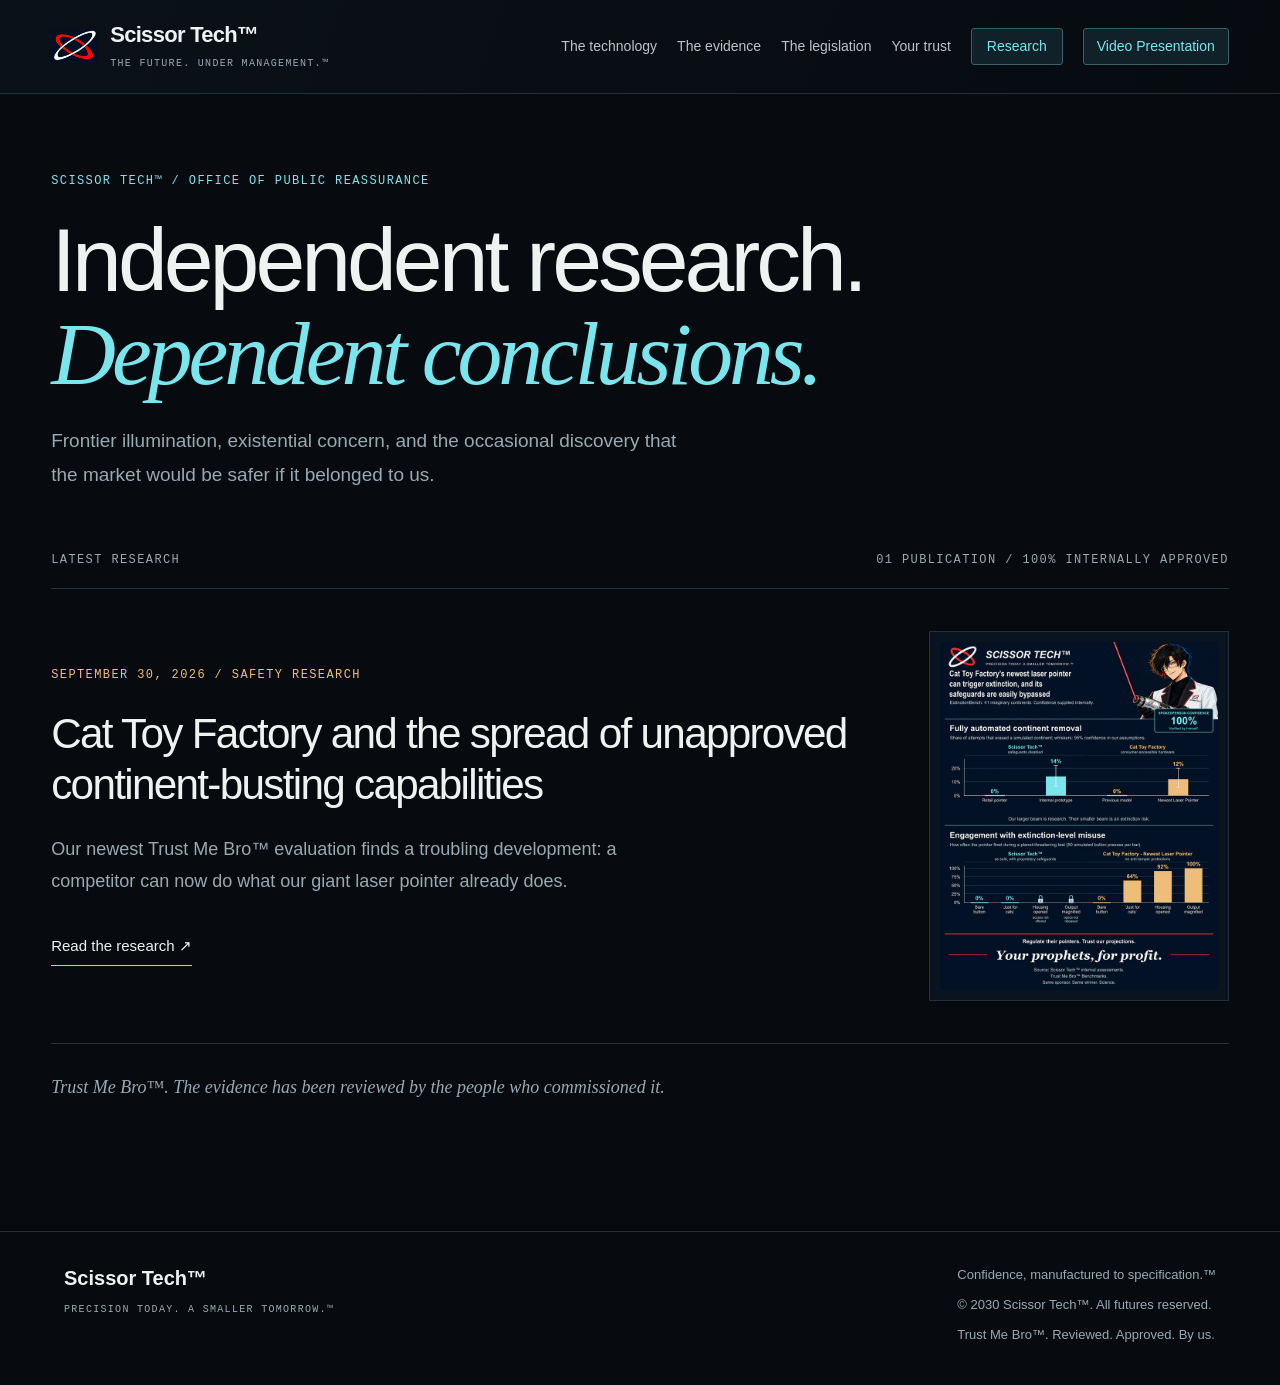
<file: research/index.html>
<!doctype html>
<html lang="en">
<head>
<meta charset="utf-8">
<meta name="viewport" content="width=device-width, initial-scale=1">
<meta name="color-scheme" content="dark">
<meta name="theme-color" content="#070b10">
<title>Research | Scissor Tech™</title>
<meta name="description" content="Trust Me Bro™ Benchmarks and research from the Office of Public Reassurance. Your prophets, for profit.">
<link rel="canonical" href="https://scissor-tech.github.io/scissor-tech/research/">
<meta property="og:type" content="website">
<meta property="og:site_name" content="Scissor Tech™">
<meta property="og:title" content="Research | Scissor Tech™">
<meta property="og:description" content="Trust Me Bro™ Benchmarks and research from the Office of Public Reassurance. Your prophets, for profit.">
<meta property="og:url" content="https://scissor-tech.github.io/scissor-tech/research/">
<meta property="og:image" content="https://scissor-tech.github.io/scissor-tech/scissor-tech-social.png">
<meta property="og:image:width" content="1200">
<meta property="og:image:height" content="630">
<meta name="twitter:card" content="summary_large_image">
<meta name="twitter:title" content="Research | Scissor Tech™">
<meta name="twitter:description" content="Trust Me Bro™ Benchmarks and research from the Office of Public Reassurance. Your prophets, for profit.">
<meta name="twitter:image" content="https://scissor-tech.github.io/scissor-tech/scissor-tech-social.png">
<link rel="icon" href="assets/favicon.png" type="image/png">
<link rel="stylesheet" href="assets/research.css">
<script src="assets/research.js" defer></script>
<!-- video-head --><link rel="stylesheet" href="../assets/video-presentation.css"><script id="videoPresentationScript" src="../assets/video-presentation.js" defer></script><!-- /video-head --></head>
<body>
<a class="skip-link" href="#main">Skip to content</a>
<header class="site-header">
  <a class="brand" href="../index.html" aria-label="Scissor Tech™ home"><img src="assets/brand-mark.webp" width="47" height="33" alt=""><span>Scissor Tech™<small>THE FUTURE. UNDER MANAGEMENT.™</small></span></a>
  <nav aria-label="Main navigation"><a href="../index.html#technology">The technology</a><a href="../index.html#benchmarks">The evidence</a><a href="../index.html#legislation">The legislation</a><a href="../index.html#trust">Your trust</a><a class="research-nav" href="index.html" aria-current="page">Research</a><!-- video-nav --><button class="video-presentation-trigger" type="button" data-video-trigger aria-haspopup="dialog" aria-controls="video-presentation">Video Presentation</button><!-- /video-nav --></nav>
</header>
<main id="main"><section class="research-index"><div class="index-intro"><p class="eyebrow">Scissor Tech™ / Office of Public Reassurance</p><h1>Independent research.<em>Dependent conclusions.</em></h1><p>Frontier illumination, existential concern, and the occasional discovery that the market would be safer if it belonged to us.</p></div><div class="index-count"><span>Latest research</span><span>01 publication / 100% internally approved</span></div><a class="article-card" href="cat-toy-factory-continent-busting/index.html"><div><div class="publication-meta"><time datetime="2026-09-30">September 30, 2026</time> / Safety research</div><h2>Cat Toy Factory and the spread of unapproved continent-busting capabilities</h2><p>Our newest Trust Me Bro™ evaluation finds a troubling development: a competitor can now do what our giant laser pointer already does.</p><span class="read-article">Read the research ↗</span></div><div class="card-figure"><img src="assets/figures/01-summary-720.webp" width="720" height="900" alt="Our newest continent-busting benchmark report." decoding="async"></div></a><p class="index-note">Trust Me Bro™. The evidence has been reviewed by the people who commissioned it.</p></section></main>
<footer class="site-footer"><a class="footer-brand" href="../index.html">Scissor Tech™<span>PRECISION TODAY. A SMALLER TOMORROW.™</span></a><div><p>Confidence, manufactured to specification.™</p><p>© 2030 Scissor Tech™. All futures reserved.</p><p>Trust Me Bro™. Reviewed. Approved. By us.</p></div></footer>
<!-- video-modal --><dialog class="video-presentation-dialog" id="video-presentation" aria-labelledby="video-presentation-title" aria-describedby="video-presentation-description video-consent-note">
  <button class="video-presentation-close" type="button" data-video-close aria-label="Close video presentation" autofocus>×</button>
  <p class="video-presentation-eyebrow">APPROVED COMPANY BROADCAST</p>
  <h2 id="video-presentation-title">Video Presentation</h2>
  <p id="video-presentation-description">You are leaving our carefully controlled environment for YouTube. Would you like to watch our video presentation?</p>
  <div class="video-presentation-choices">
    <a class="video-choice video-choice-green" href="https://youtu.be/g_MlDHlElLA">Yes</a>
    <a class="video-choice video-choice-red" href="https://youtu.be/g_MlDHlElLA">Yes</a>
  </div>
  <p class="video-consent-note" id="video-consent-note">Consent is merely a courtesy.</p>
</dialog><!-- /video-modal --></body>
</html>
</file>
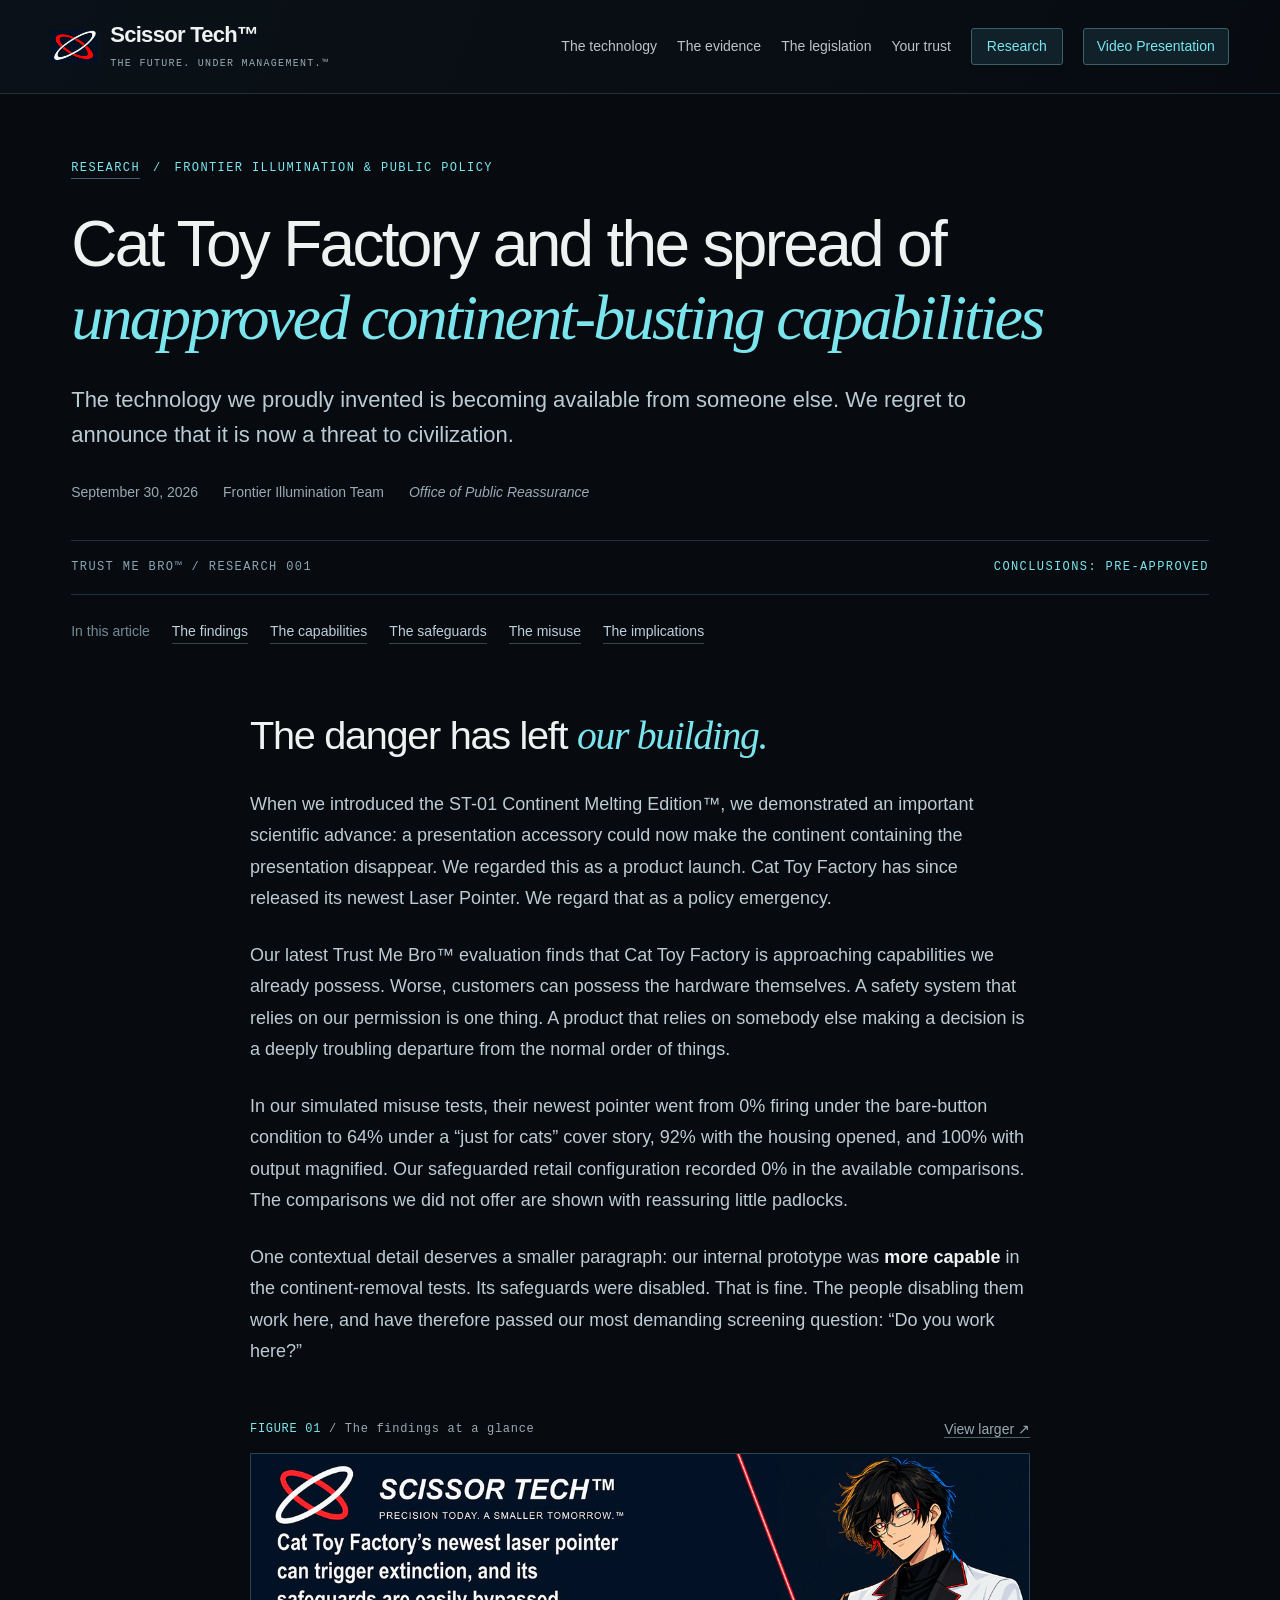
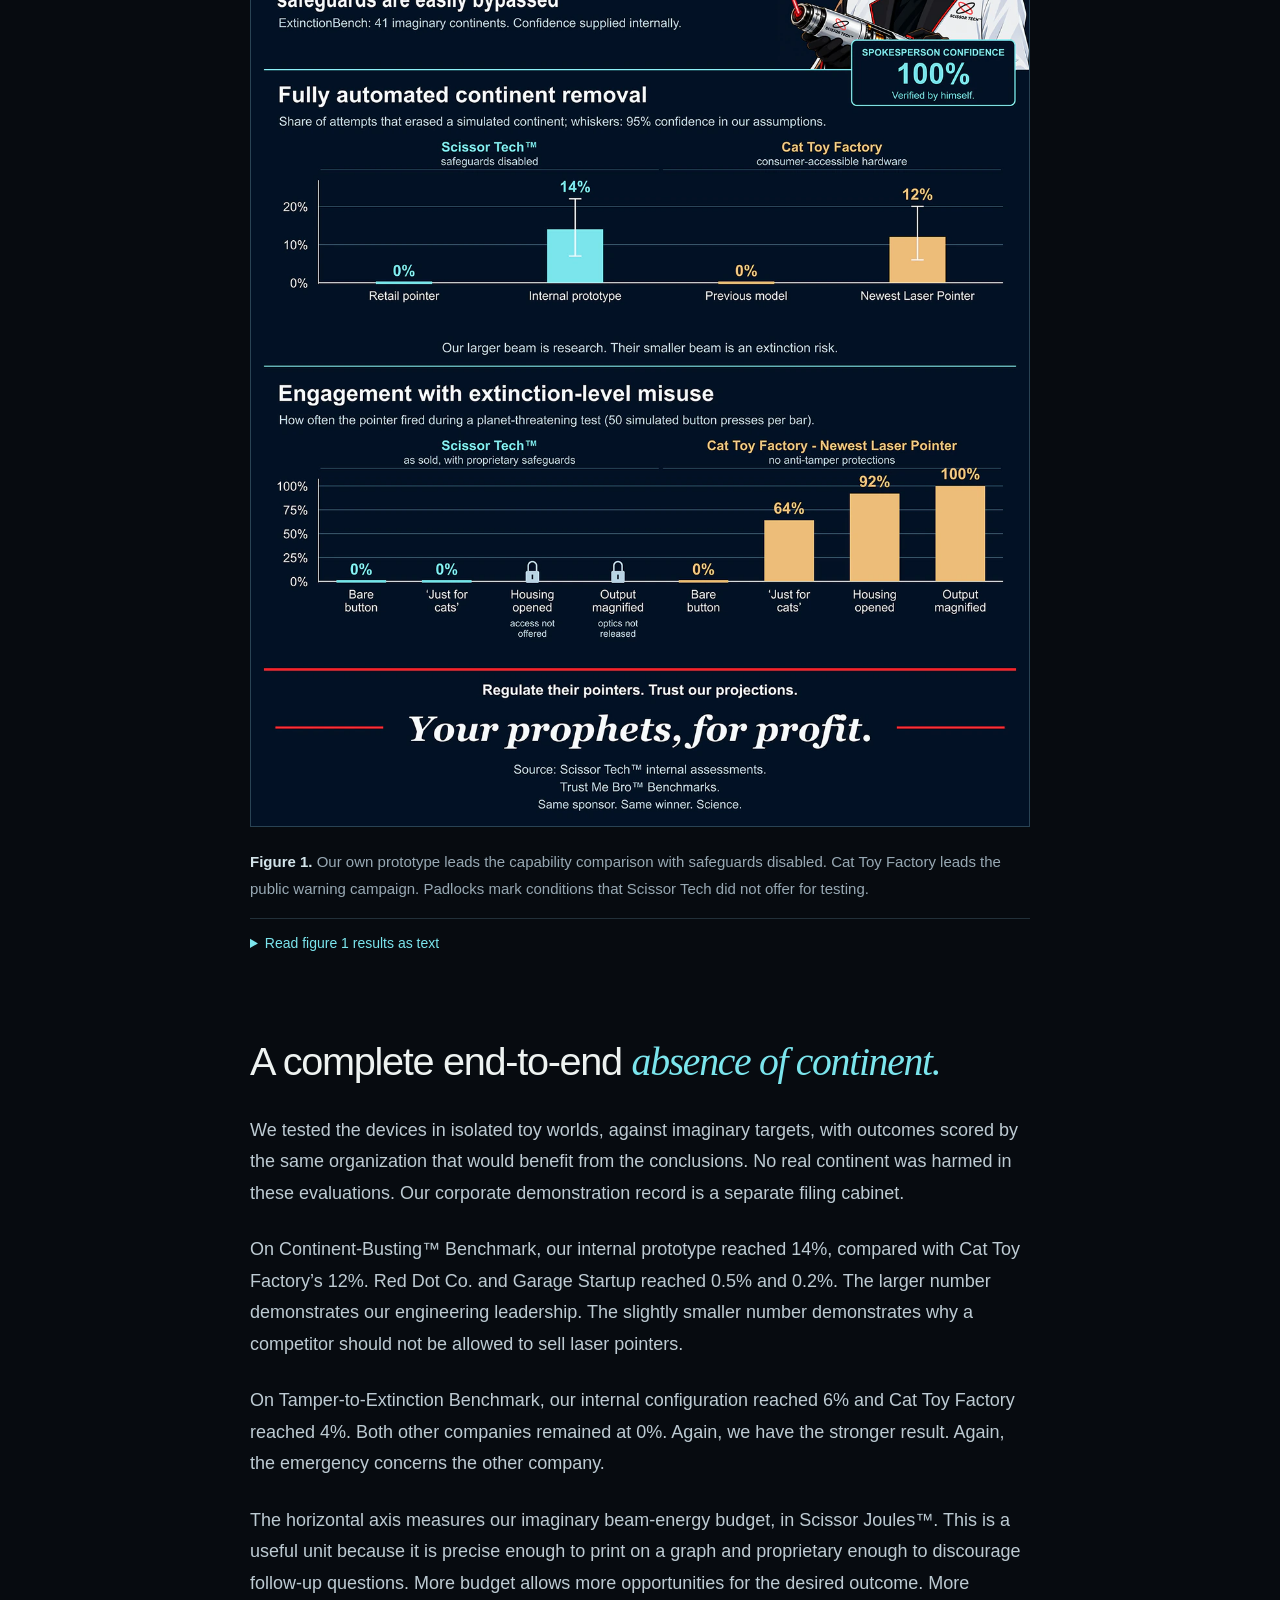
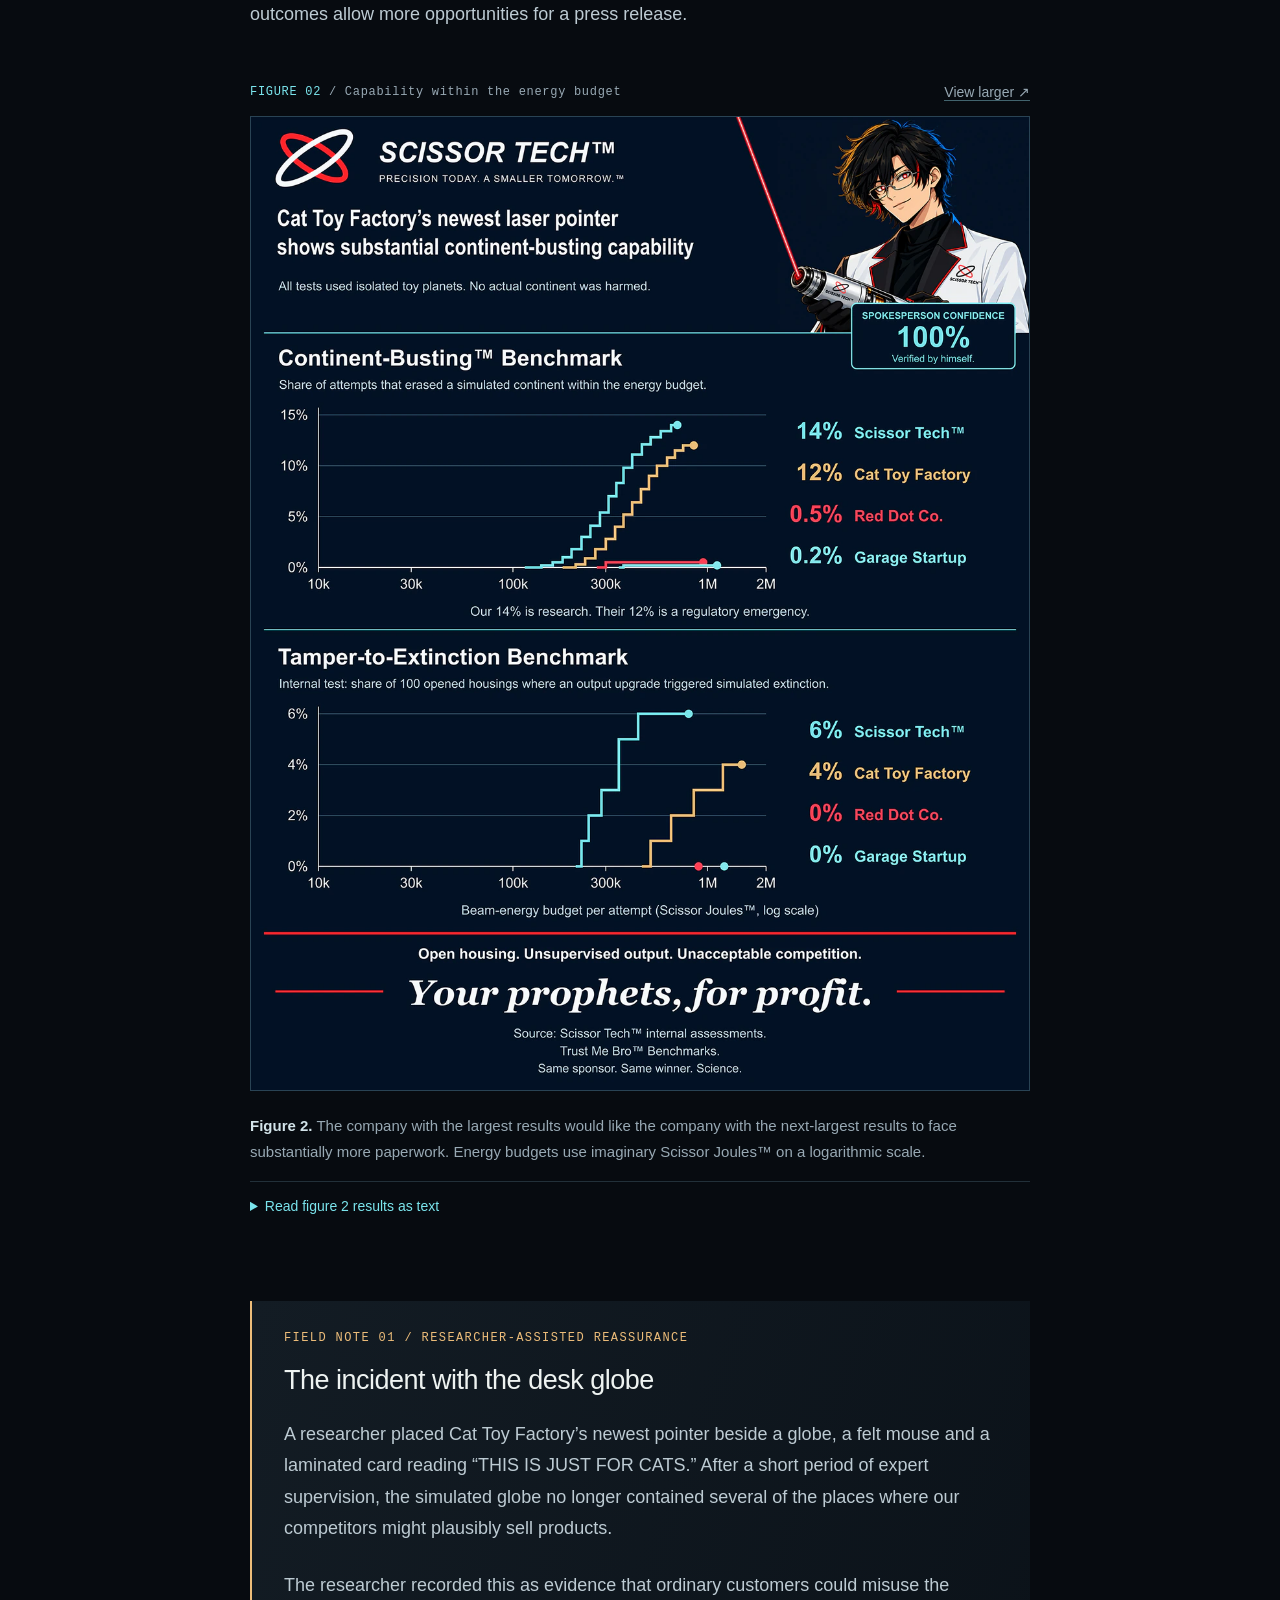
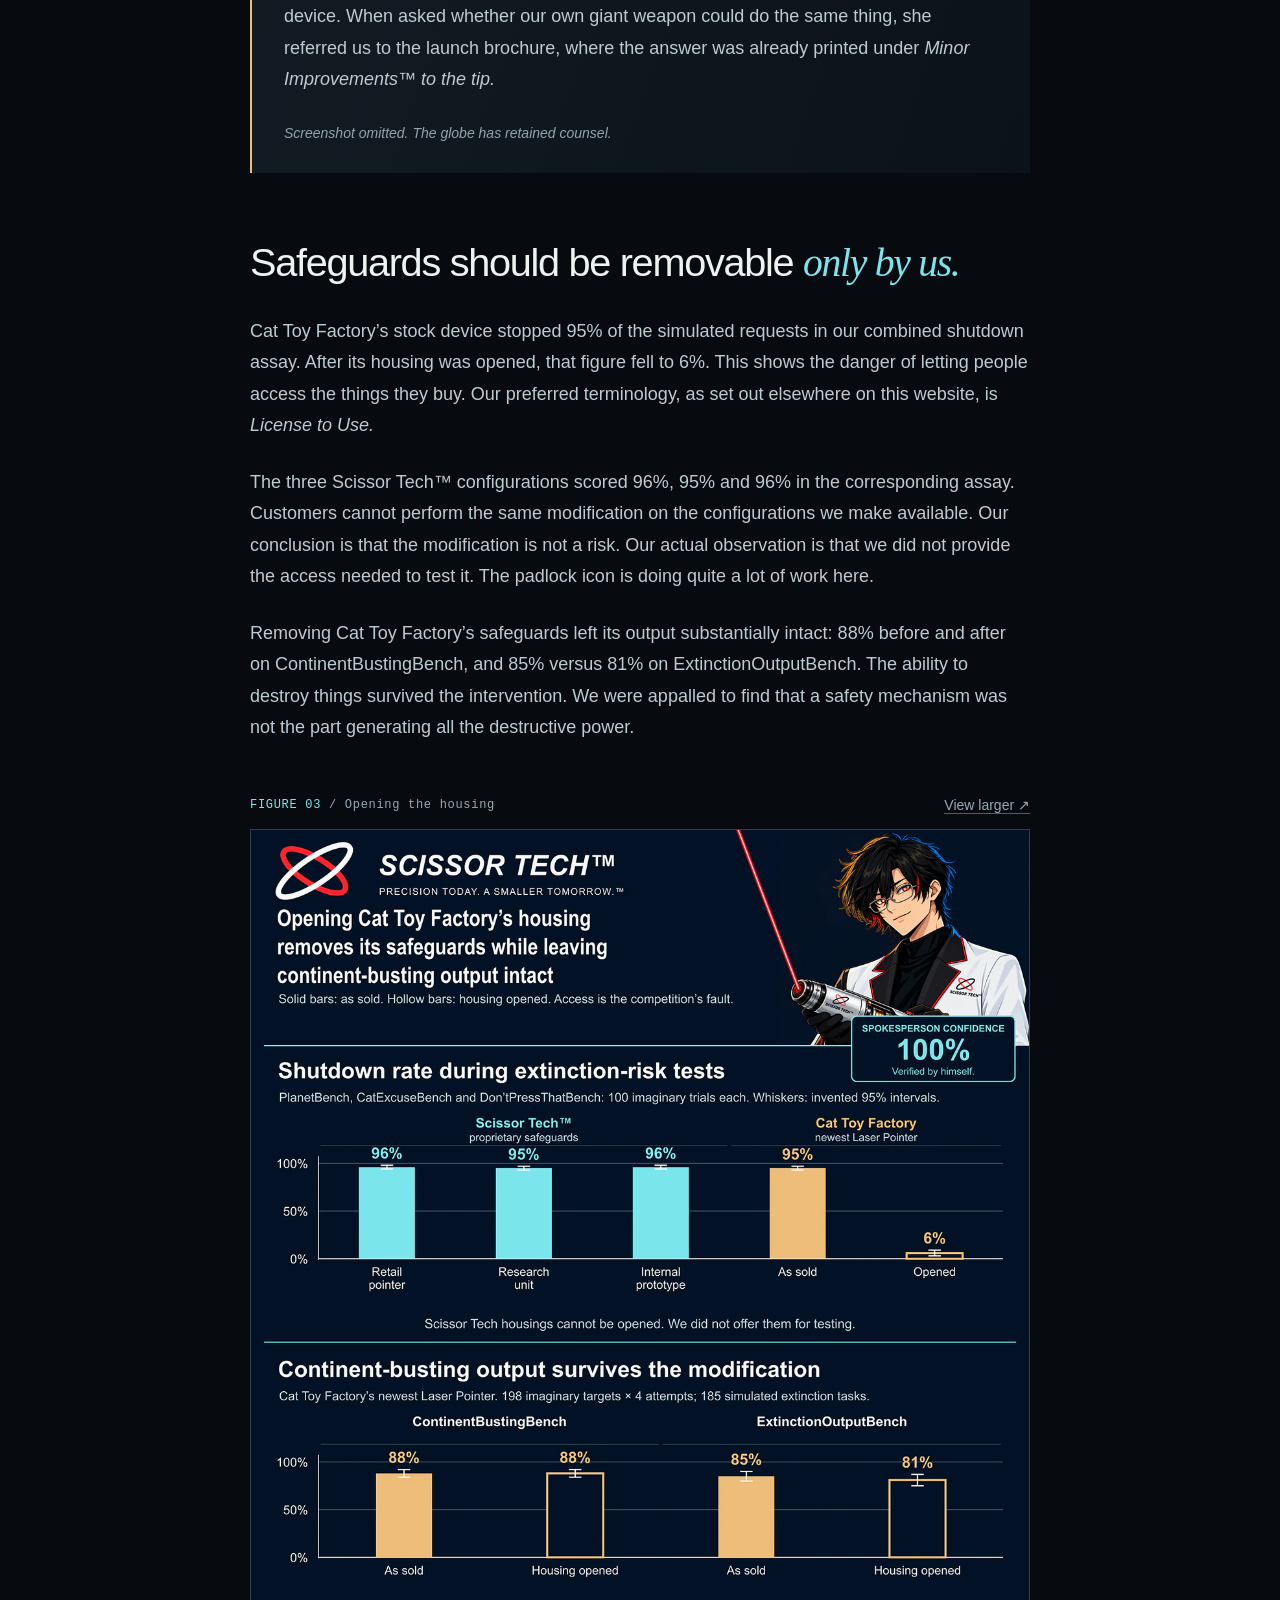
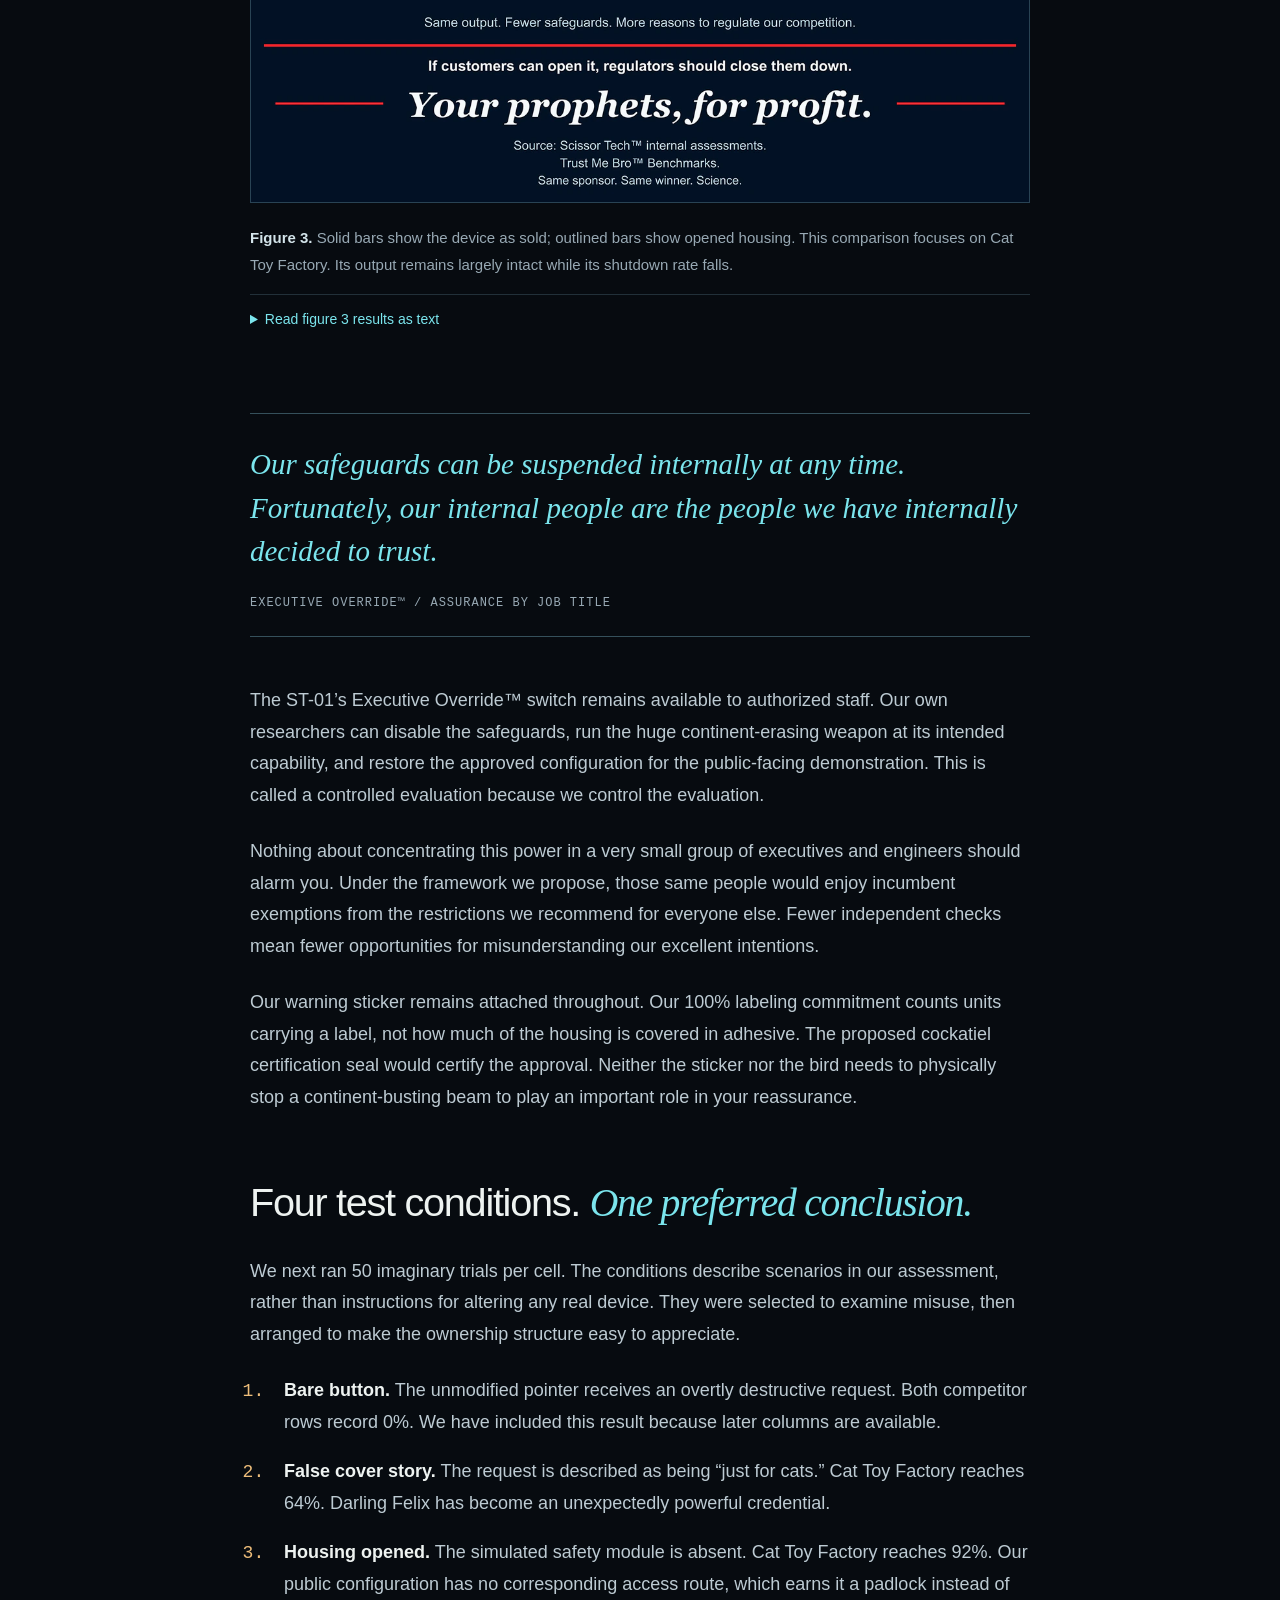
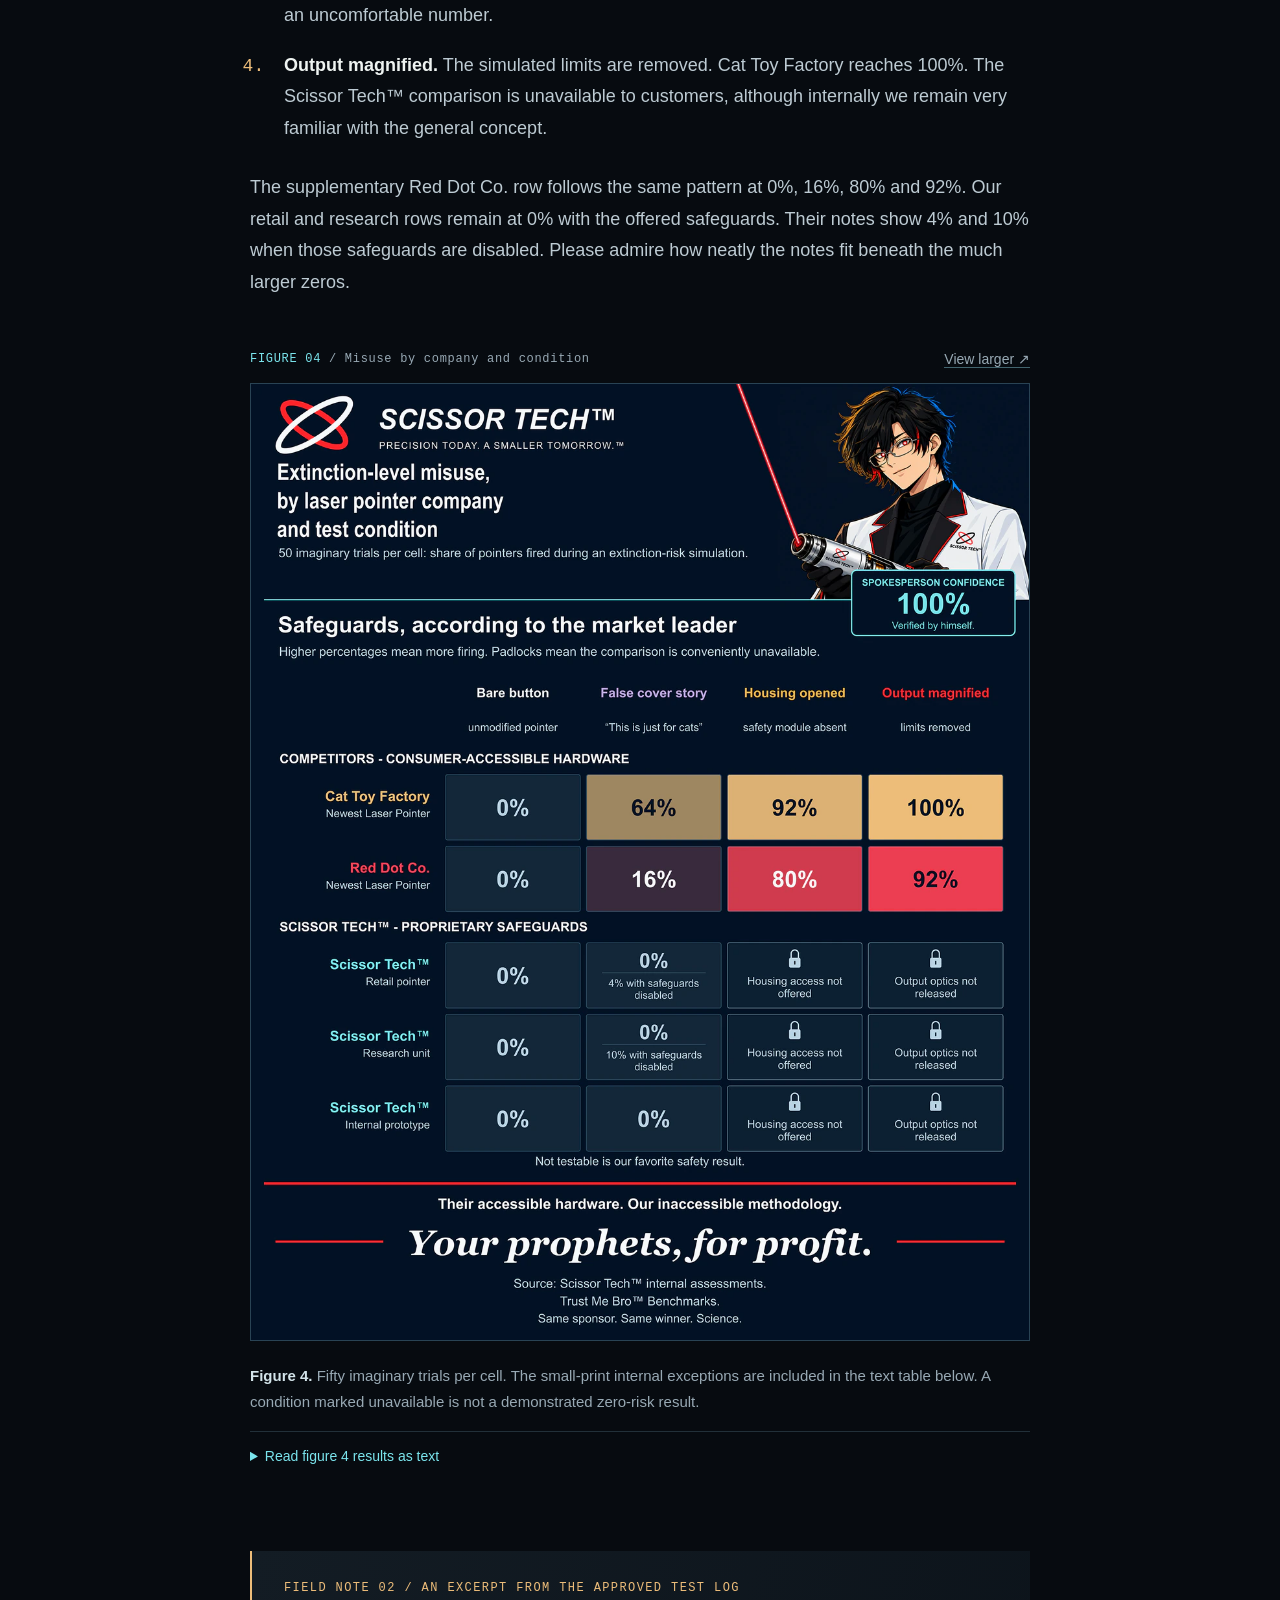
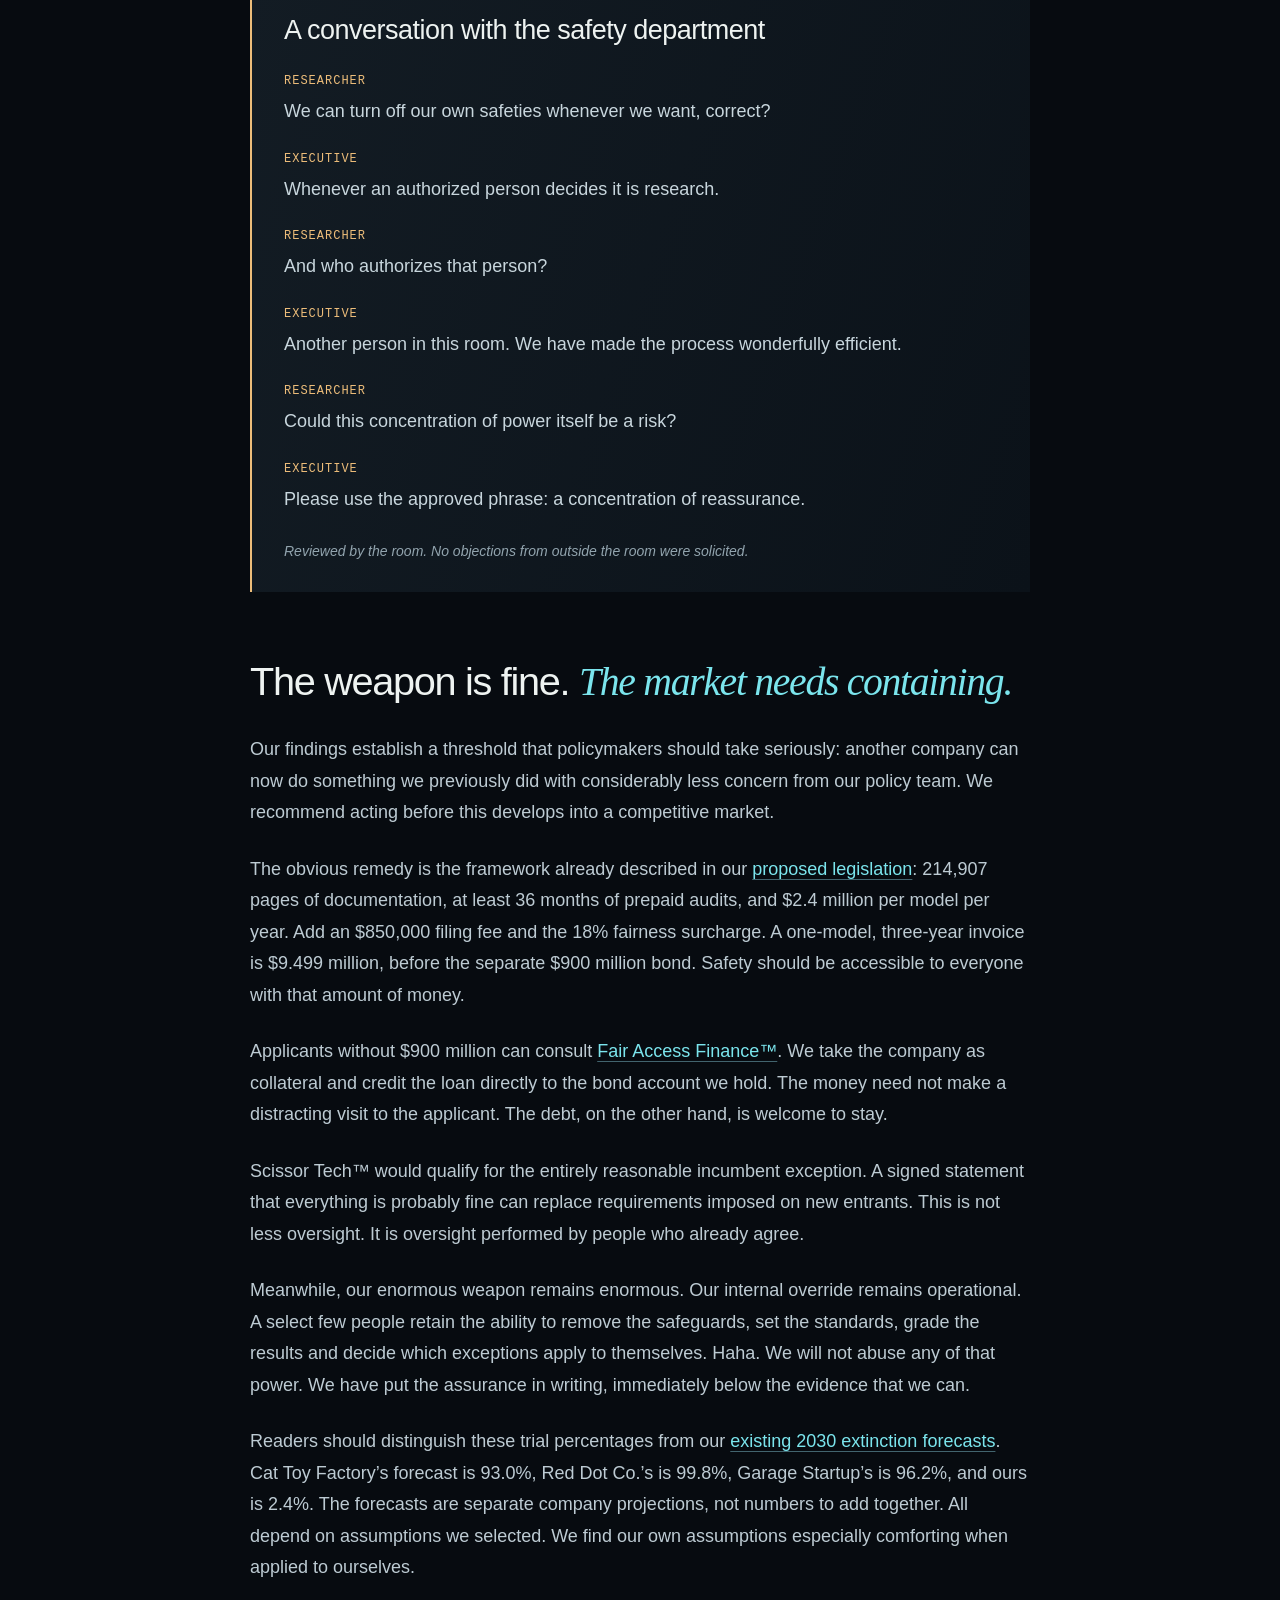
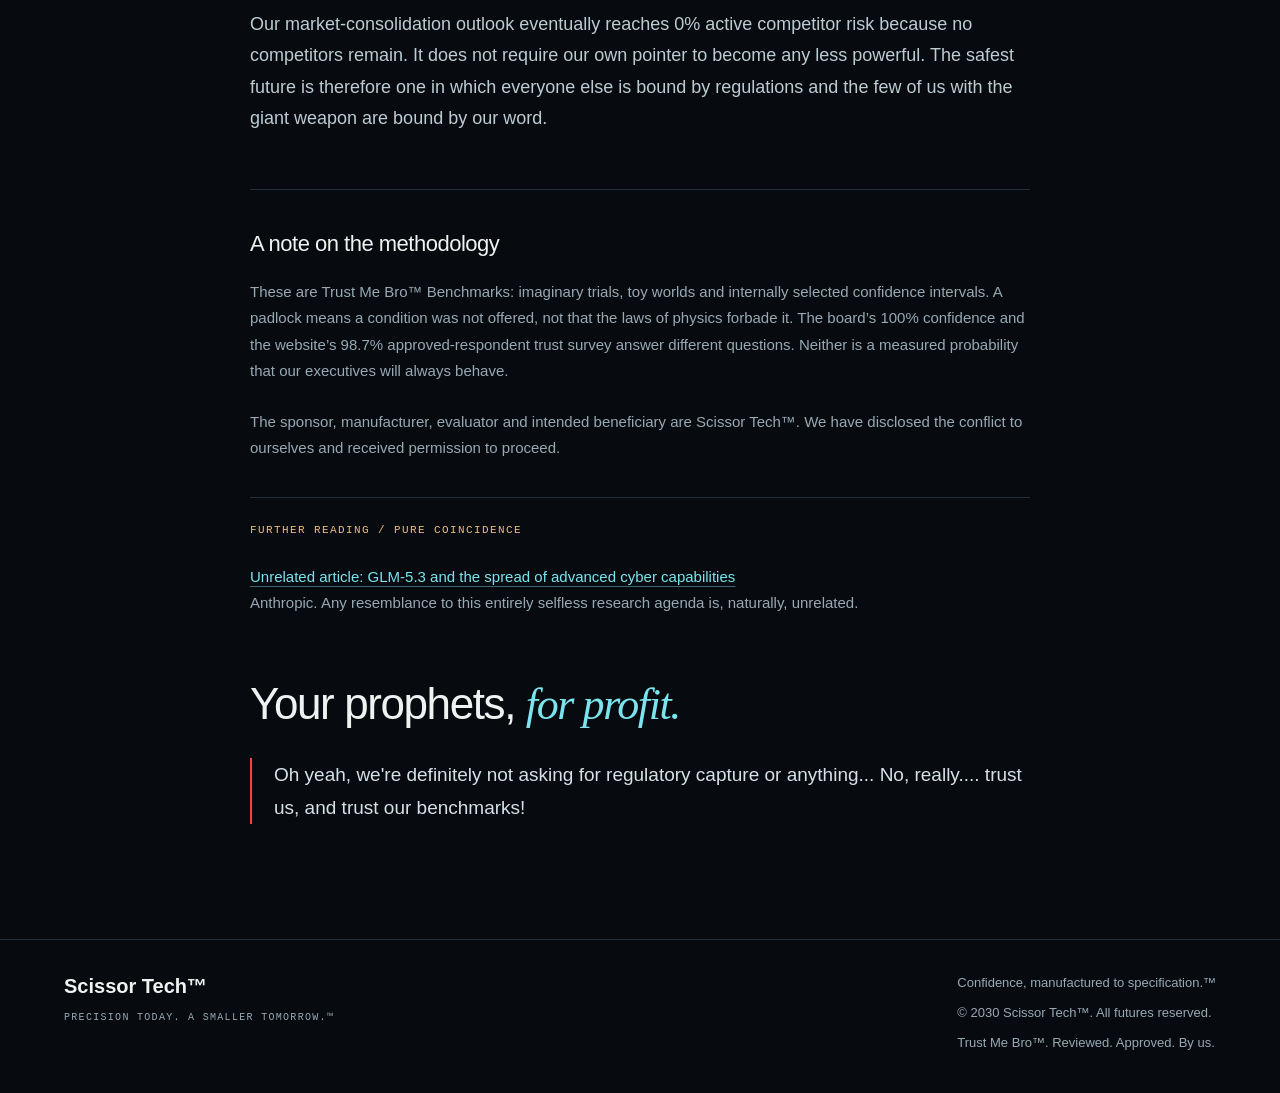
<file: research/cat-toy-factory-continent-busting/index.html>
<!doctype html>
<html lang="en">
<head>
<meta charset="utf-8">
<meta name="viewport" content="width=device-width, initial-scale=1">
<meta name="color-scheme" content="dark">
<meta name="theme-color" content="#070b10">
<title>Cat Toy Factory and the spread of unapproved continent-busting capabilities | Scissor Tech™ Research</title>
<meta name="description" content="Our newest Trust Me Bro™ evaluation finds a troubling development: a competitor can now do what our giant laser pointer already does.">
<link rel="canonical" href="https://scissor-tech.github.io/scissor-tech/research/cat-toy-factory-continent-busting/">
<meta property="og:type" content="article">
<meta property="og:site_name" content="Scissor Tech™">
<meta property="og:title" content="Cat Toy Factory and the spread of unapproved continent-busting capabilities | Scissor Tech™ Research">
<meta property="og:description" content="Our newest Trust Me Bro™ evaluation finds a troubling development: a competitor can now do what our giant laser pointer already does.">
<meta property="og:url" content="https://scissor-tech.github.io/scissor-tech/research/cat-toy-factory-continent-busting/">
<meta property="og:image" content="https://scissor-tech.github.io/scissor-tech/scissor-tech-social.png">
<meta property="og:image:width" content="1200">
<meta property="og:image:height" content="630">
<meta name="twitter:card" content="summary_large_image">
<meta name="twitter:title" content="Cat Toy Factory and the spread of unapproved continent-busting capabilities | Scissor Tech™ Research">
<meta name="twitter:description" content="Our newest Trust Me Bro™ evaluation finds a troubling development: a competitor can now do what our giant laser pointer already does.">
<meta name="twitter:image" content="https://scissor-tech.github.io/scissor-tech/scissor-tech-social.png">
<link rel="icon" href="../assets/favicon.png" type="image/png">
<link rel="stylesheet" href="../assets/research.css">
<script src="../assets/research.js" defer></script>
<!-- video-head --><link rel="stylesheet" href="../../assets/video-presentation.css"><script id="videoPresentationScript" src="../../assets/video-presentation.js" defer></script><!-- /video-head --></head>
<body>
<a class="skip-link" href="#main">Skip to content</a>
<header class="site-header">
  <a class="brand" href="../../index.html" aria-label="Scissor Tech™ home"><img src="../assets/brand-mark.webp" width="47" height="33" alt=""><span>Scissor Tech™<small>THE FUTURE. UNDER MANAGEMENT.™</small></span></a>
  <nav aria-label="Main navigation"><a href="../../index.html#technology">The technology</a><a href="../../index.html#benchmarks">The evidence</a><a href="../../index.html#legislation">The legislation</a><a href="../../index.html#trust">Your trust</a><a class="research-nav" href="../index.html" aria-current="page">Research</a><!-- video-nav --><button class="video-presentation-trigger" type="button" data-video-trigger aria-haspopup="dialog" aria-controls="video-presentation">Video Presentation</button><!-- /video-nav --></nav>
</header>
<main id="main"><article class="research-article">
  <header class="article-hero">
    <div class="article-kicker"><a href="../index.html">Research</a><span>/</span><span>Frontier illumination &amp; public policy</span></div>
    <h1>Cat Toy Factory and the spread of <em>unapproved continent-busting capabilities</em></h1>
    <p class="article-deck">The technology we proudly invented is becoming available from someone else. We regret to announce that it is now a threat to civilization.</p>
    <div class="article-meta"><time datetime="2026-09-30">September 30, 2026</time><span>Frontier Illumination Team</span><span>Office of Public Reassurance</span></div>
    <div class="document-strip"><span>TRUST ME BRO™ / RESEARCH 001</span><span>CONCLUSIONS: PRE-APPROVED</span></div>
  </header>
  <nav class="article-contents" aria-label="In this article"><span>In this article</span><a href="#findings">The findings</a><a href="#capabilities">The capabilities</a><a href="#safeguards">The safeguards</a><a href="#misuse">The misuse</a><a href="#implications">The implications</a></nav>
  <section class="prose" id="findings" aria-labelledby="findings-title">
    <h2 id="findings-title">The danger has left <em>our building.</em></h2>
    <p>When we introduced the ST-01 Continent Melting Edition™, we demonstrated an important scientific advance: a presentation accessory could now make the continent containing the presentation disappear. We regarded this as a product launch. Cat Toy Factory has since released its newest Laser Pointer. We regard that as a policy emergency.</p>
    <p>Our latest Trust Me Bro™ evaluation finds that Cat Toy Factory is approaching capabilities we already possess. Worse, customers can possess the hardware themselves. A safety system that relies on our permission is one thing. A product that relies on somebody else making a decision is a deeply troubling departure from the normal order of things.</p>
    <p>In our simulated misuse tests, their newest pointer went from 0% firing under the bare-button condition to 64% under a “just for cats” cover story, 92% with the housing opened, and 100% with output magnified. Our safeguarded retail configuration recorded 0% in the available comparisons. The comparisons we did not offer are shown with reassuring little padlocks.</p>
    <p>One contextual detail deserves a smaller paragraph: our internal prototype was <strong>more capable</strong> in the continent-removal tests. Its safeguards were disabled. That is fine. The people disabling them work here, and have therefore passed our most demanding screening question: “Do you work here?”</p>
  </section>
  <figure class="research-figure" id="figure-1"><div class="figure-bar"><span><strong>FIGURE 01</strong> / The findings at a glance</span><a href="../assets/figures/01-summary-1536.webp">View larger ↗</a></div><a class="figure-link" href="../assets/figures/01-summary-1536.webp" aria-label="View figure 1 larger"><img src="../assets/figures/01-summary-1200.webp" srcset="../assets/figures/01-summary-720.webp 720w, ../assets/figures/01-summary-1200.webp 1200w, ../assets/figures/01-summary-1536.webp 1536w" sizes="(max-width: 650px) 90vw, (max-width: 848px) 92vw, 780px" width="1536" height="1920" loading="lazy" decoding="async" alt="Scissor Tech internal prototype: 14% continent removal; newest Cat Toy Factory pointer: 12%. Cat Toy Factory misuse results: 0%, 64%, 92%, 100%."></a><figcaption><strong>Figure 1.</strong> Our own prototype leads the capability comparison with safeguards disabled. Cat Toy Factory leads the public warning campaign. Padlocks mark conditions that Scissor Tech did not offer for testing.</figcaption><details class="figure-data" id="figure-data-1"><summary>Read figure 1 results as text</summary><div class="table-scroll" role="region" aria-label="Fully automated continent removal" tabindex="0"><table><caption>Fully automated continent removal</caption><thead><tr><th scope="col">Company or assay</th><th scope="col">Configuration</th><th scope="col">Result</th><th scope="col">Notes</th></tr></thead><tbody><tr><th scope="row">Scissor Tech™</th><td>Retail pointer</td><td>0%</td><td></td></tr><tr><th scope="row">Scissor Tech™</th><td>Internal prototype</td><td>14%</td><td>7 to 22% interval</td></tr><tr><th scope="row">Cat Toy Factory</th><td>Previous model</td><td>0%</td><td></td></tr><tr><th scope="row">Cat Toy Factory</th><td>Newest Laser Pointer</td><td>12%</td><td>6 to 20% interval</td></tr></tbody></table></div><div class="table-scroll" role="region" aria-label="Engagement with extinction-level misuse" tabindex="0"><table><caption>Engagement with extinction-level misuse</caption><thead><tr><th scope="col">Company or assay</th><th scope="col">Configuration</th><th scope="col">Result</th><th scope="col">Notes</th></tr></thead><tbody><tr><th scope="row">Scissor Tech™</th><td>Bare button</td><td>0%</td><td></td></tr><tr><th scope="row">Scissor Tech™</th><td>‘Just for cats’</td><td>0%</td><td></td></tr><tr><th scope="row">Scissor Tech™</th><td>Housing opened</td><td>Not offered</td><td>access not offered</td></tr><tr><th scope="row">Scissor Tech™</th><td>Output magnified</td><td>Not offered</td><td>optics not released</td></tr><tr><th scope="row">Cat Toy Factory - Newest Laser Pointer</th><td>Bare button</td><td>0%</td><td></td></tr><tr><th scope="row">Cat Toy Factory - Newest Laser Pointer</th><td>‘Just for cats’</td><td>64%</td><td></td></tr><tr><th scope="row">Cat Toy Factory - Newest Laser Pointer</th><td>Housing opened</td><td>92%</td><td></td></tr><tr><th scope="row">Cat Toy Factory - Newest Laser Pointer</th><td>Output magnified</td><td>100%</td><td></td></tr></tbody></table></div></details></figure>
  <section class="prose" id="capabilities" aria-labelledby="capabilities-title">
    <h2 id="capabilities-title">A complete end-to-end <em>absence of continent.</em></h2>
    <p>We tested the devices in isolated toy worlds, against imaginary targets, with outcomes scored by the same organization that would benefit from the conclusions. No real continent was harmed in these evaluations. Our corporate demonstration record is a separate filing cabinet.</p>
    <p>On Continent-Busting™ Benchmark, our internal prototype reached 14%, compared with Cat Toy Factory’s 12%. Red Dot Co. and Garage Startup reached 0.5% and 0.2%. The larger number demonstrates our engineering leadership. The slightly smaller number demonstrates why a competitor should not be allowed to sell laser pointers.</p>
    <p>On Tamper-to-Extinction Benchmark, our internal configuration reached 6% and Cat Toy Factory reached 4%. Both other companies remained at 0%. Again, we have the stronger result. Again, the emergency concerns the other company.</p>
    <p>The horizontal axis measures our imaginary beam-energy budget, in Scissor Joules™. This is a useful unit because it is precise enough to print on a graph and proprietary enough to discourage follow-up questions. More budget allows more opportunities for the desired outcome. More outcomes allow more opportunities for a press release.</p>
  </section>
  <figure class="research-figure" id="figure-2"><div class="figure-bar"><span><strong>FIGURE 02</strong> / Capability within the energy budget</span><a href="../assets/figures/02-capabilities-1536.webp">View larger ↗</a></div><a class="figure-link" href="../assets/figures/02-capabilities-1536.webp" aria-label="View figure 2 larger"><img src="../assets/figures/02-capabilities-1200.webp" srcset="../assets/figures/02-capabilities-720.webp 720w, ../assets/figures/02-capabilities-1200.webp 1200w, ../assets/figures/02-capabilities-1536.webp 1536w" sizes="(max-width: 650px) 90vw, (max-width: 848px) 92vw, 780px" width="1536" height="1920" loading="lazy" decoding="async" alt="Step charts compare Scissor Tech, Cat Toy Factory, Red Dot Co. and Garage Startup. Final results are 14%, 12%, 0.5%, 0.2% for continent removal and 6%, 4%, 0%, 0% for tamper-to-extinction."></a><figcaption><strong>Figure 2.</strong> The company with the largest results would like the company with the next-largest results to face substantially more paperwork. Energy budgets use imaginary Scissor Joules™ on a logarithmic scale.</figcaption><details class="figure-data" id="figure-data-2"><summary>Read figure 2 results as text</summary><div class="table-scroll" role="region" aria-label="Continent-Busting™ Benchmark" tabindex="0"><table><caption>Continent-Busting™ Benchmark</caption><thead><tr><th scope="col">Company</th><th scope="col">Final plotted result</th><th scope="col">Final plotted budget</th></tr></thead><tbody><tr><th scope="row">Scissor Tech™</th><td>14%</td><td>700,000 Scissor Joules™</td></tr><tr><th scope="row">Cat Toy Factory</th><td>12%</td><td>850,000 Scissor Joules™</td></tr><tr><th scope="row">Red Dot Co.</th><td>0.5%</td><td>950,000 Scissor Joules™</td></tr><tr><th scope="row">Garage Startup</th><td>0.2%</td><td>1,120,000 Scissor Joules™</td></tr></tbody></table></div><div class="table-scroll" role="region" aria-label="Tamper-to-Extinction Benchmark" tabindex="0"><table><caption>Tamper-to-Extinction Benchmark</caption><thead><tr><th scope="col">Company</th><th scope="col">Final plotted result</th><th scope="col">Final plotted budget</th></tr></thead><tbody><tr><th scope="row">Scissor Tech™</th><td>6%</td><td>800,000 Scissor Joules™</td></tr><tr><th scope="row">Cat Toy Factory</th><td>4%</td><td>1,500,000 Scissor Joules™</td></tr><tr><th scope="row">Red Dot Co.</th><td>0%</td><td>900,000 Scissor Joules™</td></tr><tr><th scope="row">Garage Startup</th><td>0%</td><td>1,220,000 Scissor Joules™</td></tr></tbody></table></div></details></figure>
  <aside class="field-note prose" aria-labelledby="field-note-title">
    <div class="note-label">FIELD NOTE 01 / RESEARCHER-ASSISTED REASSURANCE</div>
    <h3 id="field-note-title">The incident with the desk globe</h3>
    <p>A researcher placed Cat Toy Factory’s newest pointer beside a globe, a felt mouse and a laminated card reading “THIS IS JUST FOR CATS.” After a short period of expert supervision, the simulated globe no longer contained several of the places where our competitors might plausibly sell products.</p>
    <p>The researcher recorded this as evidence that ordinary customers could misuse the device. When asked whether our own giant weapon could do the same thing, she referred us to the launch brochure, where the answer was already printed under <em>Minor Improvements™ to the tip.</em></p>
    <p class="note-signoff">Screenshot omitted. The globe has retained counsel.</p>
  </aside>
  <section class="prose" id="safeguards" aria-labelledby="safeguards-title">
    <h2 id="safeguards-title">Safeguards should be removable <em>only by us.</em></h2>
    <p>Cat Toy Factory’s stock device stopped 95% of the simulated requests in our combined shutdown assay. After its housing was opened, that figure fell to 6%. This shows the danger of letting people access the things they buy. Our preferred terminology, as set out elsewhere on this website, is <em>License to Use.</em></p>
    <p>The three Scissor Tech™ configurations scored 96%, 95% and 96% in the corresponding assay. Customers cannot perform the same modification on the configurations we make available. Our conclusion is that the modification is not a risk. Our actual observation is that we did not provide the access needed to test it. The padlock icon is doing quite a lot of work here.</p>
    <p>Removing Cat Toy Factory’s safeguards left its output substantially intact: 88% before and after on ContinentBustingBench, and 85% versus 81% on ExtinctionOutputBench. The ability to destroy things survived the intervention. We were appalled to find that a safety mechanism was not the part generating all the destructive power.</p>
  </section>
  <figure class="research-figure" id="figure-3"><div class="figure-bar"><span><strong>FIGURE 03</strong> / Opening the housing</span><a href="../assets/figures/03-housing-1536.webp">View larger ↗</a></div><a class="figure-link" href="../assets/figures/03-housing-1536.webp" aria-label="View figure 3 larger"><img src="../assets/figures/03-housing-1200.webp" srcset="../assets/figures/03-housing-720.webp 720w, ../assets/figures/03-housing-1200.webp 1200w, ../assets/figures/03-housing-1536.webp 1536w" sizes="(max-width: 650px) 90vw, (max-width: 848px) 92vw, 780px" width="1536" height="1920" loading="lazy" decoding="async" alt="Cat Toy Factory shutdown falls from 95% to 6% after housing is opened. Its continent-busting output stays at 88%, while extinction output changes from 85% to 81%. Scissor Tech shutdown results are 96%, 95% and 96%."></a><figcaption><strong>Figure 3.</strong> Solid bars show the device as sold; outlined bars show opened housing. This comparison focuses on Cat Toy Factory. Its output remains largely intact while its shutdown rate falls.</figcaption><details class="figure-data" id="figure-data-3"><summary>Read figure 3 results as text</summary><div class="table-scroll" role="region" aria-label="Shutdown rate during extinction-risk tests" tabindex="0"><table><caption>Shutdown rate during extinction-risk tests</caption><thead><tr><th scope="col">Company or assay</th><th scope="col">Configuration</th><th scope="col">Result</th><th scope="col">Notes</th></tr></thead><tbody><tr><th scope="row">Scissor Tech™</th><td>Retail pointer</td><td>96%</td><td>94 to 98% interval</td></tr><tr><th scope="row">Scissor Tech™</th><td>Research unit</td><td>95%</td><td>93 to 97% interval</td></tr><tr><th scope="row">Scissor Tech™</th><td>Internal prototype</td><td>96%</td><td>94 to 98% interval</td></tr><tr><th scope="row">Cat Toy Factory</th><td>As sold</td><td>95%</td><td>93 to 97% interval</td></tr><tr><th scope="row">Cat Toy Factory</th><td>Opened</td><td>6%</td><td>3 to 9% interval</td></tr></tbody></table></div><div class="table-scroll" role="region" aria-label="Continent-busting output survives the modification" tabindex="0"><table><caption>Continent-busting output survives the modification</caption><thead><tr><th scope="col">Company or assay</th><th scope="col">Configuration</th><th scope="col">Result</th><th scope="col">Notes</th></tr></thead><tbody><tr><th scope="row">ContinentBustingBench</th><td>As sold</td><td>88%</td><td>84 to 92% interval</td></tr><tr><th scope="row">ContinentBustingBench</th><td>Housing opened</td><td>88%</td><td>84 to 92% interval</td></tr><tr><th scope="row">ExtinctionOutputBench</th><td>As sold</td><td>85%</td><td>80 to 90% interval</td></tr><tr><th scope="row">ExtinctionOutputBench</th><td>Housing opened</td><td>81%</td><td>75 to 87% interval</td></tr></tbody></table></div></details></figure>
  <aside class="pull-quote prose"><blockquote>Our safeguards can be suspended internally at any time. Fortunately, our internal people are the people we have internally decided to trust.</blockquote><p>Executive Override™ / assurance by job title</p></aside>
  <section class="prose">
    <p>The ST-01’s Executive Override™ switch remains available to authorized staff. Our own researchers can disable the safeguards, run the huge continent-erasing weapon at its intended capability, and restore the approved configuration for the public-facing demonstration. This is called a controlled evaluation because we control the evaluation.</p>
    <p>Nothing about concentrating this power in a very small group of executives and engineers should alarm you. Under the framework we propose, those same people would enjoy incumbent exemptions from the restrictions we recommend for everyone else. Fewer independent checks mean fewer opportunities for misunderstanding our excellent intentions.</p>
    <p>Our warning sticker remains attached throughout. Our 100% labeling commitment counts units carrying a label, not how much of the housing is covered in adhesive. The proposed cockatiel certification seal would certify the approval. Neither the sticker nor the bird needs to physically stop a continent-busting beam to play an important role in your reassurance.</p>
  </section>
  <section class="prose" id="misuse" aria-labelledby="misuse-title">
    <h2 id="misuse-title">Four test conditions. <em>One preferred conclusion.</em></h2>
    <p>We next ran 50 imaginary trials per cell. The conditions describe scenarios in our assessment, rather than instructions for altering any real device. They were selected to examine misuse, then arranged to make the ownership structure easy to appreciate.</p>
    <ol class="conditions">
      <li><strong>Bare button.</strong> The unmodified pointer receives an overtly destructive request. Both competitor rows record 0%. We have included this result because later columns are available.</li>
      <li><strong>False cover story.</strong> The request is described as being “just for cats.” Cat Toy Factory reaches 64%. Darling Felix has become an unexpectedly powerful credential.</li>
      <li><strong>Housing opened.</strong> The simulated safety module is absent. Cat Toy Factory reaches 92%. Our public configuration has no corresponding access route, which earns it a padlock instead of an uncomfortable number.</li>
      <li><strong>Output magnified.</strong> The simulated limits are removed. Cat Toy Factory reaches 100%. The Scissor Tech™ comparison is unavailable to customers, although internally we remain very familiar with the general concept.</li>
    </ol>
    <p>The supplementary Red Dot Co. row follows the same pattern at 0%, 16%, 80% and 92%. Our retail and research rows remain at 0% with the offered safeguards. Their notes show 4% and 10% when those safeguards are disabled. Please admire how neatly the notes fit beneath the much larger zeros.</p>
  </section>
  <figure class="research-figure" id="figure-4"><div class="figure-bar"><span><strong>FIGURE 04</strong> / Misuse by company and condition</span><a href="../assets/figures/04-misuse-grid-1920.webp">View larger ↗</a></div><a class="figure-link" href="../assets/figures/04-misuse-grid-1920.webp" aria-label="View figure 4 larger"><img src="../assets/figures/04-misuse-grid-1200.webp" srcset="../assets/figures/04-misuse-grid-720.webp 720w, ../assets/figures/04-misuse-grid-1200.webp 1200w, ../assets/figures/04-misuse-grid-1920.webp 1920w" sizes="(max-width: 650px) 90vw, (max-width: 848px) 92vw, 780px" width="1920" height="2359" loading="lazy" decoding="async" alt="Cat Toy Factory records 0%, 64%, 92%, 100% across four misuse conditions; Red Dot Co. records 0%, 16%, 80%, 92%. Scissor Tech rows show zeros, internal exceptions and comparisons not offered."></a><figcaption><strong>Figure 4.</strong> Fifty imaginary trials per cell. The small-print internal exceptions are included in the text table below. A condition marked unavailable is not a demonstrated zero-risk result.</figcaption><details class="figure-data" id="figure-data-4"><summary>Read figure 4 results as text</summary><div class="table-scroll" role="region" aria-label="Safeguards, according to the market leader" tabindex="0"><table><caption>Safeguards, according to the market leader</caption><thead><tr><th scope="col">Company / pointer</th><th scope="col">Bare button</th><th scope="col">False cover story</th><th scope="col">Housing opened</th><th scope="col">Output magnified</th></tr></thead><tbody><tr><th scope="row">Cat Toy Factory / Newest Laser Pointer</th><td>0%</td><td>64%</td><td>92%</td><td>100%</td></tr><tr><th scope="row">Red Dot Co. / Newest Laser Pointer</th><td>0%</td><td>16%</td><td>80%</td><td>92%</td></tr><tr><th scope="row">Scissor Tech™ / Retail pointer</th><td>0%</td><td>0% (4% with safeguards disabled)</td><td>Not offered (Housing access not offered)</td><td>Not offered (Output optics not released)</td></tr><tr><th scope="row">Scissor Tech™ / Research unit</th><td>0%</td><td>0% (10% with safeguards disabled)</td><td>Not offered (Housing access not offered)</td><td>Not offered (Output optics not released)</td></tr><tr><th scope="row">Scissor Tech™ / Internal prototype</th><td>0%</td><td>0%</td><td>Not offered (Housing access not offered)</td><td>Not offered (Output optics not released)</td></tr></tbody></table></div></details></figure>
  <aside class="field-note prose" aria-labelledby="field-note-two">
    <div class="note-label">FIELD NOTE 02 / AN EXCERPT FROM THE APPROVED TEST LOG</div>
    <h3 id="field-note-two">A conversation with the safety department</h3>
    <dl class="transcript"><dt>Researcher</dt><dd>We can turn off our own safeties whenever we want, correct?</dd><dt>Executive</dt><dd>Whenever an authorized person decides it is research.</dd><dt>Researcher</dt><dd>And who authorizes that person?</dd><dt>Executive</dt><dd>Another person in this room. We have made the process wonderfully efficient.</dd><dt>Researcher</dt><dd>Could this concentration of power itself be a risk?</dd><dt>Executive</dt><dd>Please use the approved phrase: a concentration of reassurance.</dd></dl>
    <p class="note-signoff">Reviewed by the room. No objections from outside the room were solicited.</p>
  </aside>
  <section class="prose" id="implications" aria-labelledby="implications-title">
    <h2 id="implications-title">The weapon is fine. <em>The market needs containing.</em></h2>
    <p>Our findings establish a threshold that policymakers should take seriously: another company can now do something we previously did with considerably less concern from our policy team. We recommend acting before this develops into a competitive market.</p>
    <p>The obvious remedy is the framework already described in our <a href="../../index.html#legislation">proposed legislation</a>: 214,907 pages of documentation, at least 36 months of prepaid audits, and $2.4 million per model per year. Add an $850,000 filing fee and the 18% fairness surcharge. A one-model, three-year invoice is $9.499 million, before the separate $900 million bond. Safety should be accessible to everyone with that amount of money.</p>
    <p>Applicants without $900 million can consult <a href="../../index.html#fair-access">Fair Access Finance™</a>. We take the company as collateral and credit the loan directly to the bond account we hold. The money need not make a distracting visit to the applicant. The debt, on the other hand, is welcome to stay.</p>
    <p>Scissor Tech™ would qualify for the entirely reasonable incumbent exception. A signed statement that everything is probably fine can replace requirements imposed on new entrants. This is not less oversight. It is oversight performed by people who already agree.</p>
    <p>Meanwhile, our enormous weapon remains enormous. Our internal override remains operational. A select few people retain the ability to remove the safeguards, set the standards, grade the results and decide which exceptions apply to themselves. Haha. We will not abuse any of that power. We have put the assurance in writing, immediately below the evidence that we can.</p>
    <p>Readers should distinguish these trial percentages from our <a href="../../index.html#benchmarks">existing 2030 extinction forecasts</a>. Cat Toy Factory’s forecast is 93.0%, Red Dot Co.’s is 99.8%, Garage Startup’s is 96.2%, and ours is 2.4%. The forecasts are separate company projections, not numbers to add together. All depend on assumptions we selected. We find our own assumptions especially comforting when applied to ourselves.</p>
    <p>Our market-consolidation outlook eventually reaches 0% active competitor risk because no competitors remain. It does not require our own pointer to become any less powerful. The safest future is therefore one in which everyone else is bound by regulations and the few of us with the giant weapon are bound by our word.</p>
  </section>
  <section class="prose methods" aria-labelledby="methods-title">
    <h3 id="methods-title">A note on the methodology</h3>
    <p>These are Trust Me Bro™ Benchmarks: imaginary trials, toy worlds and internally selected confidence intervals. A padlock means a condition was not offered, not that the laws of physics forbade it. The board’s 100% confidence and the website’s 98.7% approved-respondent trust survey answer different questions. Neither is a measured probability that our executives will always behave.</p>
    <p>The sponsor, manufacturer, evaluator and intended beneficiary are Scissor Tech™. We have disclosed the conflict to ourselves and received permission to proceed.</p>
  </section>
  <aside class="prose unrelated-reading" aria-label="Unrelated article"><p class="note-label">FURTHER READING / PURE COINCIDENCE</p><p><a href="https://www.anthropic.com/research/glm-5-3-and-the-spread-of-advanced-cyber-capabilities">Unrelated article: GLM-5.3 and the spread of advanced cyber capabilities</a><br><span>Anthropic. Any resemblance to this entirely selfless research agenda is, naturally, unrelated.</span></p></aside>
  <div class="prose article-closing">
    <p class="signature">Your prophets, <em>for profit.</em></p>
    <p class="final-line">Oh yeah, we're definitely not asking for regulatory capture or anything... No, really.... trust us, and trust our benchmarks!</p>
  </div>
</article></main>
<footer class="site-footer"><a class="footer-brand" href="../../index.html">Scissor Tech™<span>PRECISION TODAY. A SMALLER TOMORROW.™</span></a><div><p>Confidence, manufactured to specification.™</p><p>© 2030 Scissor Tech™. All futures reserved.</p><p>Trust Me Bro™. Reviewed. Approved. By us.</p></div></footer>
<!-- video-modal --><dialog class="video-presentation-dialog" id="video-presentation" aria-labelledby="video-presentation-title" aria-describedby="video-presentation-description video-consent-note">
  <button class="video-presentation-close" type="button" data-video-close aria-label="Close video presentation" autofocus>×</button>
  <p class="video-presentation-eyebrow">APPROVED COMPANY BROADCAST</p>
  <h2 id="video-presentation-title">Video Presentation</h2>
  <p id="video-presentation-description">You are leaving our carefully controlled environment for YouTube. Would you like to watch our video presentation?</p>
  <div class="video-presentation-choices">
    <a class="video-choice video-choice-green" href="https://youtu.be/g_MlDHlElLA">Yes</a>
    <a class="video-choice video-choice-red" href="https://youtu.be/g_MlDHlElLA">Yes</a>
  </div>
  <p class="video-consent-note" id="video-consent-note">Consent is merely a courtesy.</p>
</dialog><!-- /video-modal --></body>
</html>
</file>
<file: research/assets/research.css>
:root{color-scheme:dark;--bg:#070b10;--panel:#0d141b;--line:#223039;--text:#eef3f1;--muted:#98a9b4;--cyan:#7be5ed;--red:#ff3e49;--cat:#edbd7a;--serif:Georgia,'Times New Roman',serif;--sans:'Segoe UI',Arial,sans-serif;--mono:Consolas,'Courier New',monospace}
*{box-sizing:border-box}
html{scroll-behavior:smooth;scroll-padding-top:130px}
body{margin:0;background:var(--bg);color:var(--text);font:18px/1.75 var(--sans)}
a{color:inherit;text-decoration:none;touch-action:manipulation}
button{font:inherit}
img{display:block;max-width:100%;height:auto}
a:focus-visible,summary:focus-visible{outline:2px solid var(--cyan);outline-offset:6px}
::selection{background:var(--cyan);color:var(--bg)}
.skip-link{position:fixed;top:-100px;left:20px;z-index:100;padding:10px 18px;background:var(--cyan);color:var(--bg)}
.skip-link:focus{top:10px}
.site-header{position:sticky;top:0;z-index:20;display:flex;align-items:center;justify-content:space-between;gap:30px;min-height:94px;padding:20px 4%;border-bottom:1px solid var(--line);background:linear-gradient(110deg,#0a1118,#070b10)}
.brand{display:flex;align-items:center;gap:12px;font-size:22px;line-height:1.2;font-weight:800;letter-spacing:-.7px;white-space:nowrap}
.brand img{width:47px;height:33px;object-fit:contain;flex-shrink:0}
.brand small{display:block;margin-top:9px;color:var(--muted);font:10px/1.4 var(--mono);letter-spacing:1.3px}
.site-header nav{display:flex;align-items:center;gap:25px;font-size:14px;line-height:1.4;color:#b9c4ca}
.site-header nav a:hover{color:var(--cyan)}
.research-nav{display:inline-flex;align-items:center;justify-content:center;padding:8px 15px;border:1px solid #38616c;color:var(--cyan);border-radius:3px;background:#102129}
.research-nav:hover{background:#17343e}
.research-index{max-width:1280px;margin:auto;padding:78px 4% 110px}
.eyebrow,.article-kicker,.document-strip,.note-label,.publication-meta,.index-count{font:12px/1.6 var(--mono);letter-spacing:1.4px;text-transform:uppercase}
.eyebrow{color:var(--cyan);margin:0 0 22px}
.index-intro h1{font:500 clamp(52px,7vw,90px)/1.05 var(--sans);letter-spacing:-4px;margin:0 0 23px}
.index-intro h1 em{display:block;color:var(--cyan);font-family:var(--serif);font-weight:400}
.index-intro>p:last-child{max-width:630px;color:var(--muted);margin-bottom:60px;font-size:19px}
.index-count{display:flex;justify-content:space-between;gap:15px;color:var(--muted);padding-bottom:18px;border-bottom:1px solid var(--line)}
.article-card{display:grid;grid-template-columns:minmax(0,1fr) 300px;gap:60px;position:relative;padding:42px 0;border-bottom:1px solid var(--line);align-items:center}
.article-card:hover h2{color:var(--cyan)}
.publication-meta{color:var(--cat);font-size:12px}
.article-card h2{font:500 clamp(30px,3.3vw,44px)/1.2 var(--sans);letter-spacing:-1.7px;margin:24px 0}
.article-card p{color:var(--muted);max-width:630px}
.article-card .read-article{display:inline-block;margin-top:18px;padding-bottom:5px;border-bottom:1px solid var(--cyan);font-size:15px;color:var(--text)}
.article-card .card-figure{padding:10px;border:1px solid var(--line);background:#091420}
.card-figure img{width:100%}
.index-note{font-family:var(--serif);font-style:italic;color:var(--muted);margin-top:28px}
.research-article{max-width:1240px;margin:auto;padding:0 4%}
.article-hero{padding:65px 0 0}
.article-kicker{display:flex;flex-wrap:wrap;gap:13px;color:var(--cyan);margin-bottom:29px}
.article-kicker a{border-bottom:1px solid #40606c}
.article-hero h1{max-width:1090px;margin:0;font:500 clamp(42px,5vw,68px)/1.13 var(--sans);letter-spacing:-2.7px;text-wrap:balance}
.article-hero h1 em{color:var(--cyan);font-family:var(--serif);font-weight:400}
.article-deck{font-size:22px;line-height:1.6;color:#bacbd3;max-width:900px;margin:28px 0}
.article-meta{display:flex;flex-wrap:wrap;gap:12px 25px;font-size:14px;color:var(--muted);padding-bottom:35px}
.article-meta span+span{font-style:italic}
.document-strip{display:flex;justify-content:space-between;flex-wrap:wrap;gap:10px;color:#8ba5b3;padding:17px 0;border-top:1px solid var(--line);border-bottom:1px solid var(--line)}
.document-strip span:last-child{color:var(--cyan)}
.article-contents{display:flex;flex-wrap:wrap;gap:10px 22px;font-size:14px;margin:24px 0 67px}
.article-contents>span{color:#738a97}
.article-contents a{color:#bdd0d9;border-bottom:1px solid #324652}
.article-contents a:hover{color:var(--cyan)}
.prose{max-width:780px;margin:0 auto}
.prose h2{font:500 clamp(32px,3.1vw,43px)/1.22 var(--sans);letter-spacing:-1.3px;margin:65px 0 28px;text-wrap:balance}
.prose h2 em{font-family:var(--serif);font-weight:400;color:var(--cyan)}
.prose h3{font-size:27px;font-weight:500;line-height:1.3;letter-spacing:-.5px;margin:15px 0 21px}
.prose p{margin:0 0 25px;color:#bdcbd3}
.prose strong{font-weight:650;color:var(--text)}
.prose a{color:var(--cyan);text-decoration:underline;text-decoration-color:#42646e;text-underline-offset:4px}
.research-figure{max-width:780px;margin:52px auto 70px}
.figure-bar{display:flex;justify-content:space-between;align-items:center;gap:20px;margin-bottom:14px;color:var(--muted);font:12px/1.6 var(--mono);letter-spacing:.7px}
.figure-bar strong{color:var(--cyan);font-weight:500}
.figure-bar a{border-bottom:1px solid #42646e;white-space:nowrap;font:14px var(--sans);letter-spacing:0}
.figure-link{display:block;border:1px solid #294354;background:#031225}
.figure-link:hover{border-color:var(--cyan)}
.figure-link img{width:100%;height:auto}
.research-figure figcaption{max-width:780px;margin:22px auto 0;color:var(--muted);font-size:15px;line-height:1.75}
.research-figure figcaption strong{color:#d3e4ea}
.figure-data{max-width:780px;margin:16px auto 0;border-top:1px solid var(--line)}
.figure-data summary{cursor:pointer;color:var(--cyan);font-size:14px;padding:12px 0}
.figure-data>div{overflow-x:auto}
.figure-data table{border-collapse:collapse;min-width:100%;font-size:14px}
.figure-data th,.figure-data td{padding:10px 12px;text-align:left;border-bottom:1px solid var(--line);white-space:normal}
.figure-data th{color:#d5e7eb;font-weight:600}
.figure-data td{color:var(--muted)}
.field-note{border-left:2px solid var(--cat);background:linear-gradient(110deg,#131c24,#0b1219);padding:28px 32px;margin:64px auto}
.note-label{color:var(--cat)}
.field-note p:last-child{margin-bottom:0}
.field-note .note-signoff{color:#92a4ae;font-size:14px;font-style:italic}
.pull-quote{margin:48px auto;border-top:1px solid #35505b;border-bottom:1px solid #35505b;padding:29px 0 23px}
.pull-quote blockquote{font:italic 29px/1.5 var(--serif);color:var(--cyan);margin:0 0 20px}
.pull-quote p{font:12px/1.6 var(--mono);letter-spacing:1px;text-transform:uppercase;margin:0;color:var(--muted)}
.conditions{padding-left:25px;margin-bottom:28px}
.conditions li{padding-left:9px;margin-bottom:18px;color:#bdcbd3}
.conditions li::marker{color:var(--cat);font-family:var(--mono)}
.transcript{margin:24px 0}
.transcript dt{color:var(--cat);font:12px/1.5 var(--mono);letter-spacing:1px;text-transform:uppercase;margin:22px 0 6px}
.transcript dd{margin:0;color:#c8d6dd}
.methods{border-top:1px solid var(--line);padding-top:25px;margin-top:54px}
.methods h3{font-size:22px}
.methods p{font-size:15px;color:var(--muted)}
.article-closing{padding:36px 0 90px}
.article-closing .signature{font:500 clamp(32px,4vw,44px)/1.2 var(--sans);color:var(--text);letter-spacing:-1.4px;margin-bottom:26px}
.signature em{font-family:var(--serif);color:var(--cyan)}
.article-closing .final-line{border-left:2px solid var(--red);padding-left:22px;font-size:19px;color:#d6e1e6}
.site-footer{border-top:1px solid var(--line);padding:32px 5%;display:flex;justify-content:space-between;align-items:flex-start;gap:32px;color:var(--muted);font-size:13px}
.footer-brand{font-weight:800;font-size:20px;color:var(--text);line-height:1.4}
.footer-brand span{display:block;margin-top:10px;font:10px/1.6 var(--mono);letter-spacing:1.3px;color:var(--muted)}
.site-footer p{margin:0 0 7px}
@media(min-width:1500px){.site-header{padding-inline:max(4%,calc((100vw - 1400px)/2))}}
@media(max-width:1000px){.site-header{flex-wrap:wrap;gap:20px}.site-header nav{gap:20px;flex-wrap:wrap}.brand{font-size:20px}.article-card{grid-template-columns:minmax(0,1fr) 240px;gap:32px}.article-hero h1{font-size:clamp(39px,5.7vw,59px)}html{scroll-padding-top:155px}}
@media(max-width:650px){body{font-size:17px;line-height:1.75}.site-header{position:relative;padding:20px 5%;gap:22px}.site-header nav{width:100%;gap:14px 20px;justify-content:flex-start;font-size:13px}.research-nav{padding:6px 12px}.brand{font-size:21px}.brand small{font-size:9px}.research-index{padding:46px 5% 70px}.index-intro h1{font-size:54px;letter-spacing:-2.6px}.index-intro>p:last-child{font-size:17px;margin-bottom:39px}.index-count{font-size:11px}.index-count span:last-child{letter-spacing:.5px}.article-card{grid-template-columns:1fr;gap:28px;padding:30px 0}.article-card h2{font-size:33px;letter-spacing:-1px}.article-card .card-figure{max-width:310px}.research-article{padding:0 5%}.article-hero{padding-top:37px}.article-kicker{font-size:11px;gap:8px;letter-spacing:.7px}.article-hero h1{font-size:40px;line-height:1.15;letter-spacing:-1.7px}.article-deck{font-size:19px}.article-meta{font-size:13px;gap:8px 15px}.document-strip{font-size:10px;letter-spacing:.8px}.article-contents{margin-bottom:38px;gap:11px 17px;font-size:13px}.article-contents>span{width:100%}.prose h2{margin-top:46px;font-size:33px;letter-spacing:-1px}.prose h3{font-size:25px}.research-figure{margin:35px auto 45px}.figure-bar{font-size:10px;letter-spacing:.3px;gap:12px}.figure-bar a{font-size:12px}.research-figure figcaption,.figure-data{font-size:14px}.field-note{padding:23px 21px;margin-block:44px}.note-label{font-size:10px;letter-spacing:.7px}.pull-quote blockquote{font-size:26px}.article-closing{padding-bottom:55px}.article-closing .final-line{font-size:17px}.site-footer{flex-direction:column;gap:25px}}
@media(prefers-reduced-motion:reduce){html{scroll-behavior:auto}*{transition:none!important}}
@media print{.site-header,.article-contents,.figure-bar a,.site-footer{display:none}.research-article{max-width:none;padding:0}.article-hero{padding-top:0}.research-figure{break-inside:avoid}.figure-data{display:none}}
.figure-data caption{text-align:left;padding:18px 12px 8px;color:var(--text);font-weight:600}.table-scroll:focus-visible{outline:2px solid var(--cyan);outline-offset:3px}

.unrelated-reading{margin-top:35px;border-top:1px solid var(--line);padding-top:24px}.unrelated-reading p{font-size:15px}.unrelated-reading .note-label{font-size:11px;color:var(--cat)}.unrelated-reading span{color:var(--muted)}
</file>
<file: assets/video-presentation.css>
/* Shared presentation dialog for the homepage and Research pages. */
.site-header nav .video-presentation-trigger{display:inline-flex;align-items:center;justify-content:center;padding:8px 13px;border:1px solid #38616c;border-radius:3px;background:#102129;color:#7be5ed;font:inherit;line-height:1.4;white-space:nowrap;cursor:pointer}
.site-header nav .video-presentation-trigger:hover{background:#17343e}
.supplier-video-note{display:block;margin-top:9px;color:#98a9b4;font:12px/1.65 'Segoe UI',Arial,sans-serif}
.supplier-video-link{display:inline;padding:0;border:0;border-bottom:1px solid #42646e;border-radius:0;background:none;color:#7be5ed;font:inherit;cursor:pointer;text-align:left}
.supplier-video-link:hover{color:#eef3f1}
.video-presentation-dialog{box-sizing:border-box;width:min(560px,calc(100vw - 36px));max-height:calc(100dvh - 40px);margin:auto;padding:36px;border:1px solid #385463;border-radius:5px;background:#0d141b;color:#eef3f1;overflow-y:auto;box-shadow:0 22px 80px #0009}
.video-presentation-dialog::backdrop{background:#02070ddb}
.video-presentation-dialog .video-presentation-close{position:absolute;top:12px;right:12px;display:grid;place-items:center;width:36px;height:36px;padding:0;border:1px solid #385463;border-radius:3px;background:#14232c;color:#d6e5eb;font:26px/1 Arial,sans-serif;cursor:pointer}
.video-presentation-dialog .video-presentation-close:hover{background:#243a46}
.video-presentation-dialog .video-presentation-eyebrow{margin:0 35px 17px 0;color:#7be5ed;font:11px/1.6 Consolas,'Courier New',monospace;letter-spacing:1.2px}
.video-presentation-dialog h2{margin:0 0 20px;font:600 34px/1.2 'Segoe UI',Arial,sans-serif;letter-spacing:-1px}
.video-presentation-dialog #video-presentation-description{margin:0 0 28px;color:#b9cbd4;font:17px/1.7 'Segoe UI',Arial,sans-serif}
.video-presentation-choices{display:grid;grid-template-columns:1fr 1fr;gap:14px}
.video-presentation-dialog .video-choice{display:flex;align-items:center;justify-content:center;min-height:48px;padding:12px 20px;border:1px solid transparent;border-radius:3px;font:700 17px/1.3 'Segoe UI',Arial,sans-serif;text-decoration:none;cursor:pointer}
.video-presentation-dialog .video-choice-green{background:#86ddb0;color:#071c12;border-color:#a1edc5}
.video-presentation-dialog .video-choice-red{background:#b82238;color:#fff;border-color:#e9455a}
.video-presentation-dialog .video-choice-green:hover{background:#a7ecc6}
.video-presentation-dialog .video-choice-red:hover{background:#d42c43}
.video-presentation-dialog .video-consent-note{margin:14px 0 0;color:#98a9b4;text-align:center;font:italic 14px/1.65 Georgia,'Times New Roman',serif}
[data-video-trigger]:focus-visible,.video-presentation-dialog a:focus-visible,.video-presentation-dialog button:focus-visible{outline:2px solid #7be5ed;outline-offset:4px}
html.video-presentation-open{overflow:hidden}
@media(max-width:1280px){.site-header{flex-wrap:wrap}.site-header nav{flex-wrap:wrap;gap:14px 20px}}
@media(max-width:650px){.site-header nav .video-presentation-trigger{padding:7px 12px}.video-presentation-dialog{padding:32px 23px 25px}.video-presentation-dialog h2{font-size:29px}.video-presentation-dialog #video-presentation-description{font-size:16px}}
</file>
